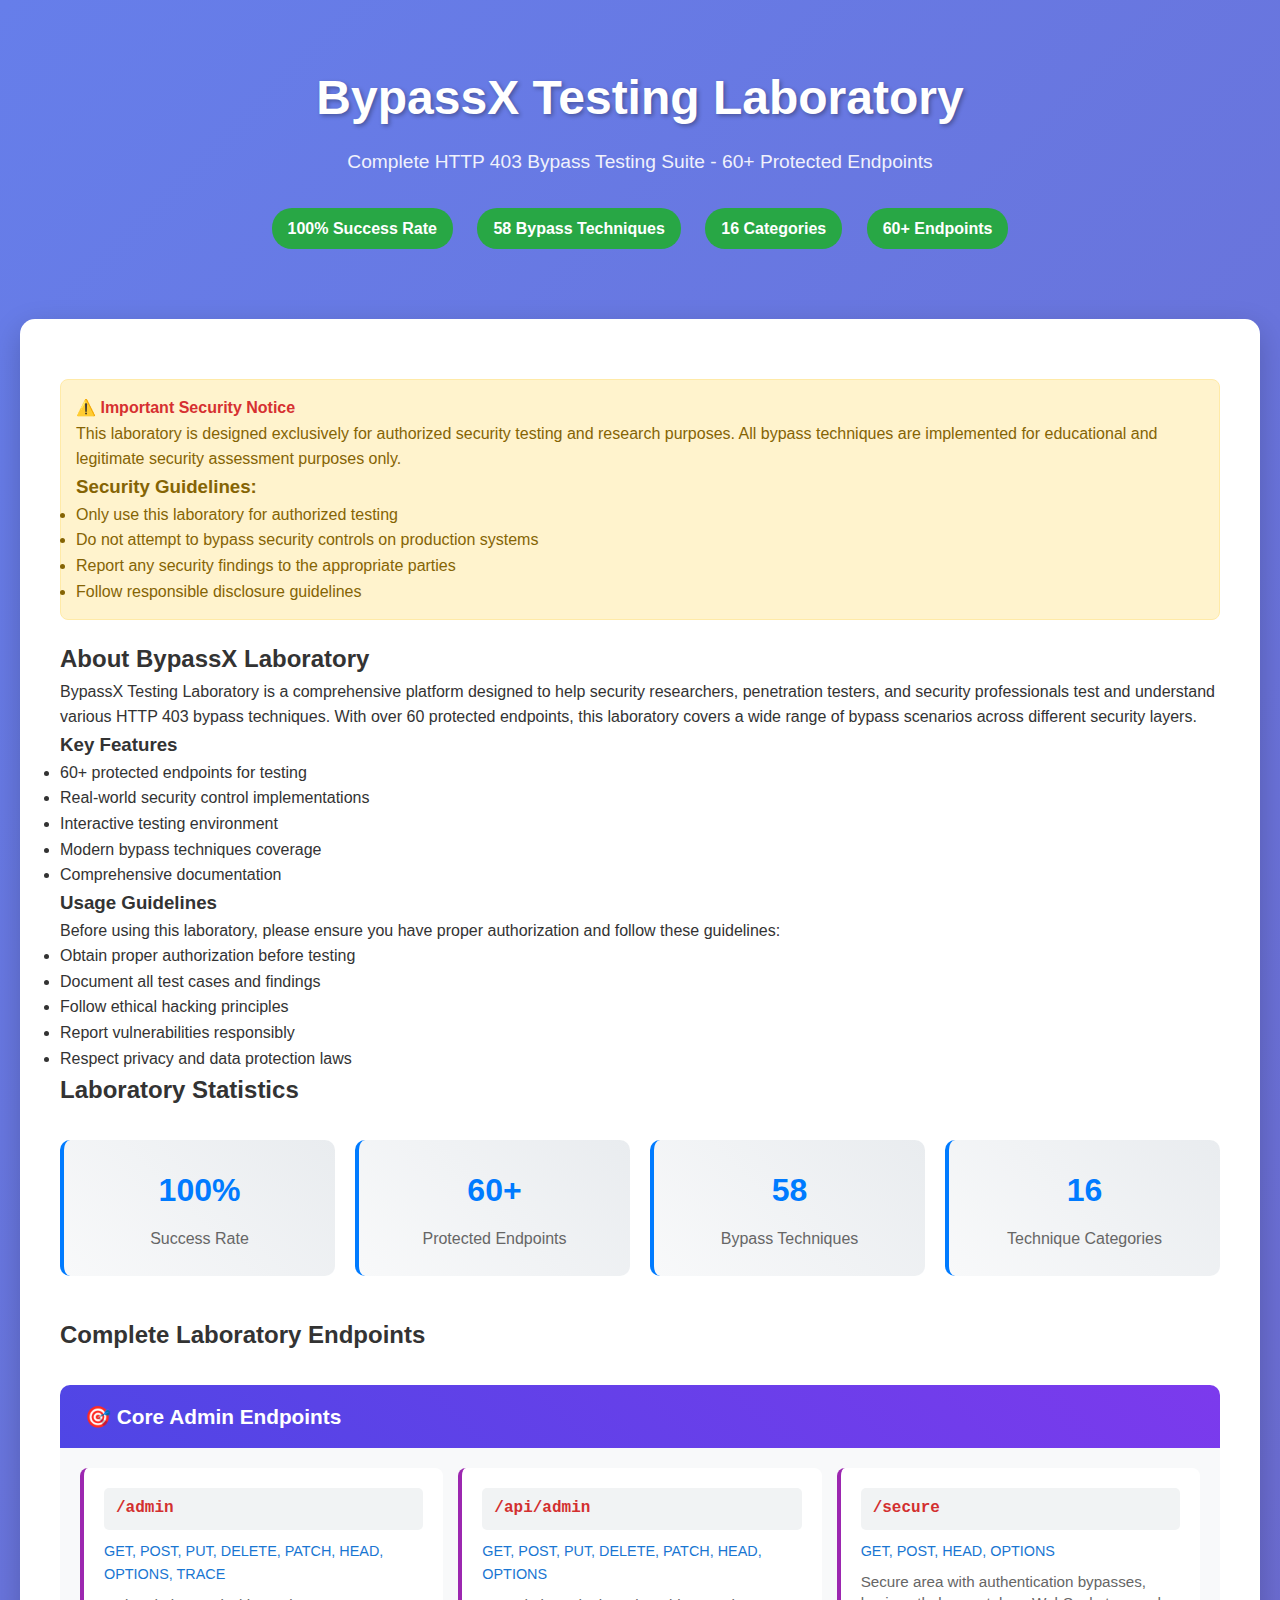
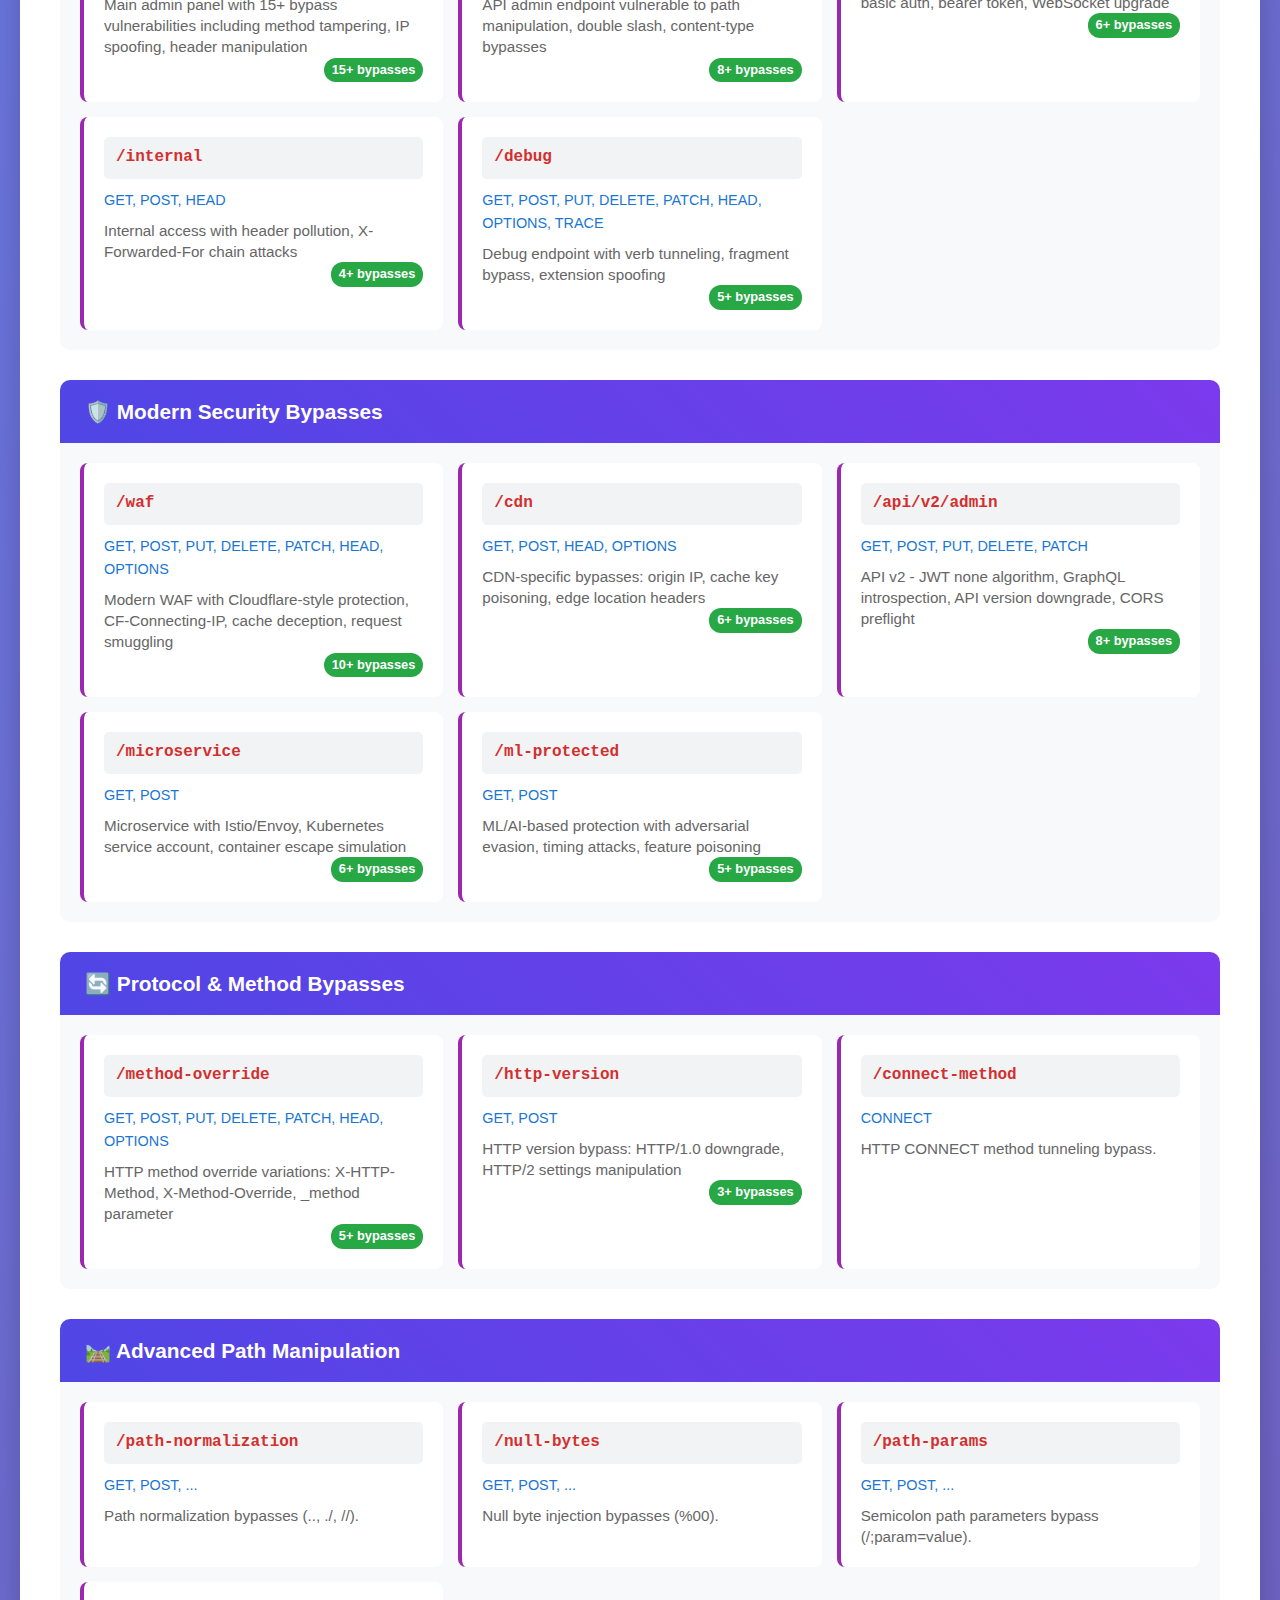
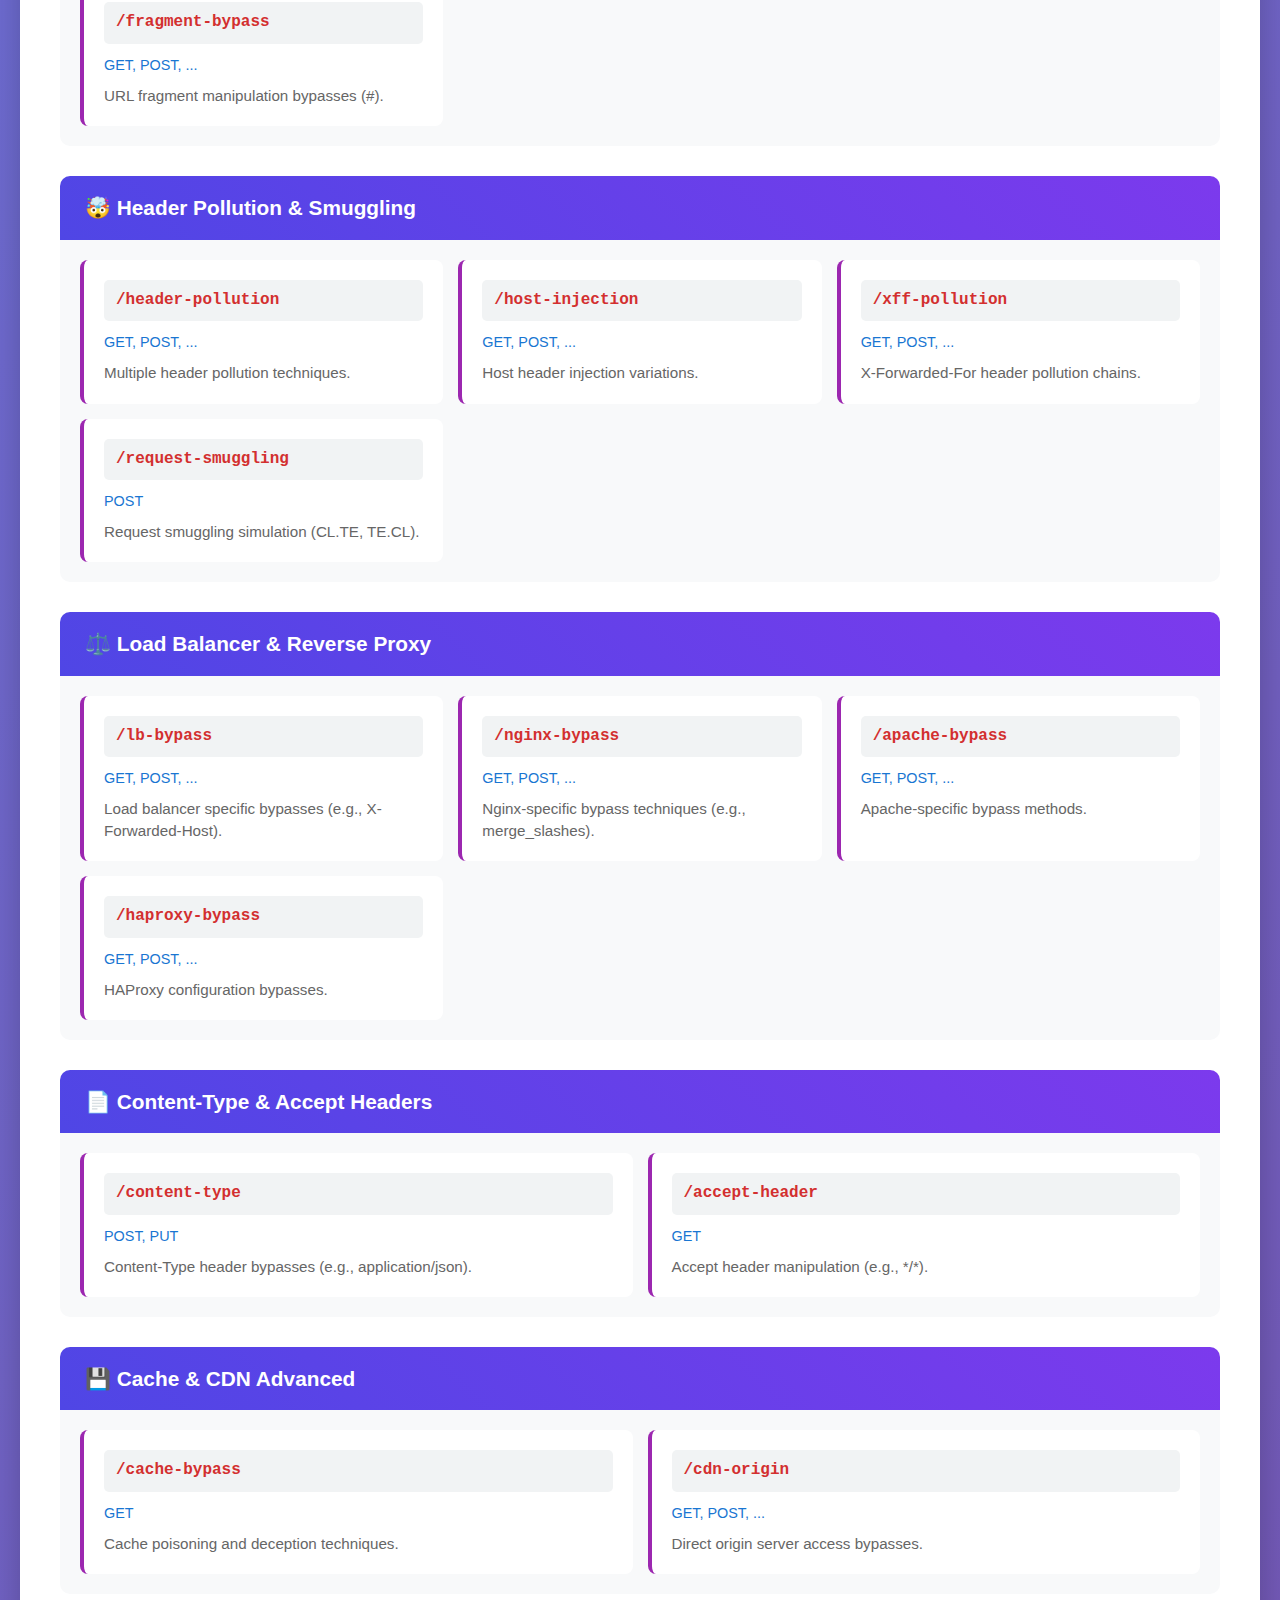
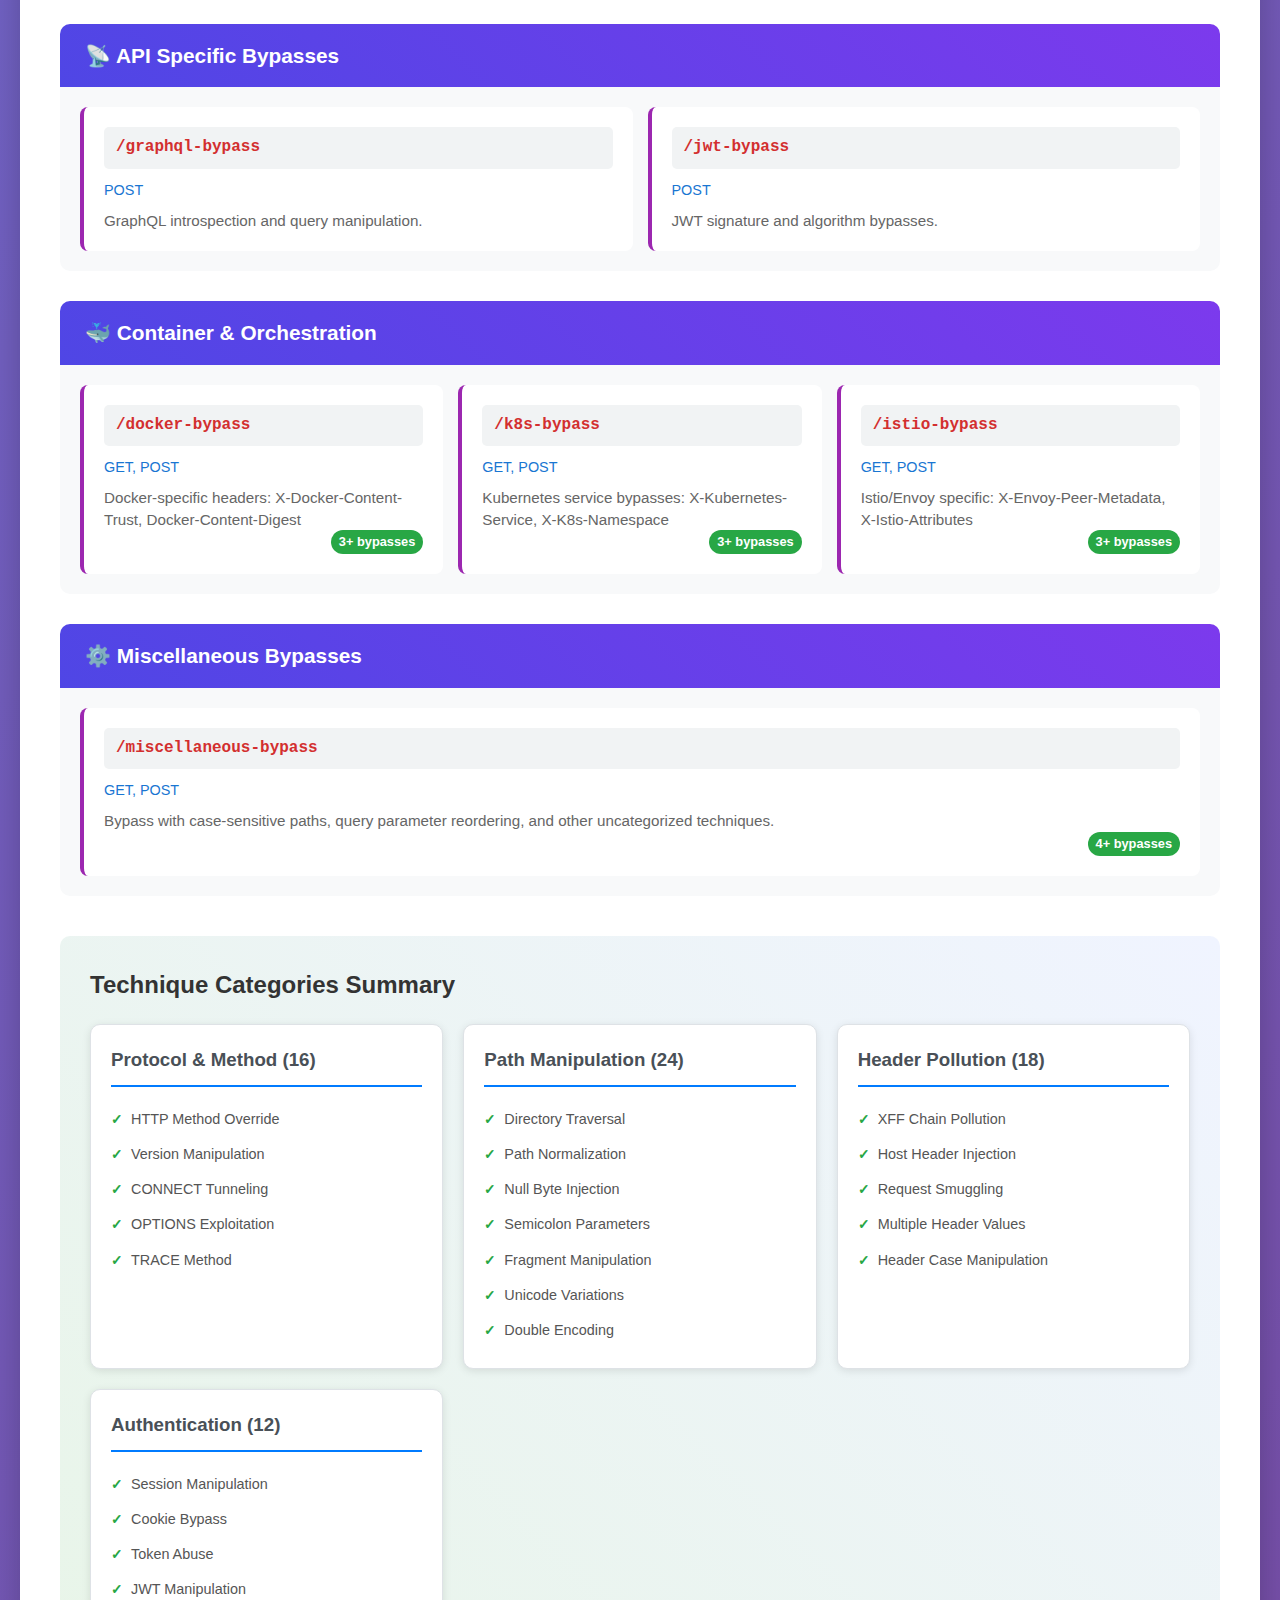
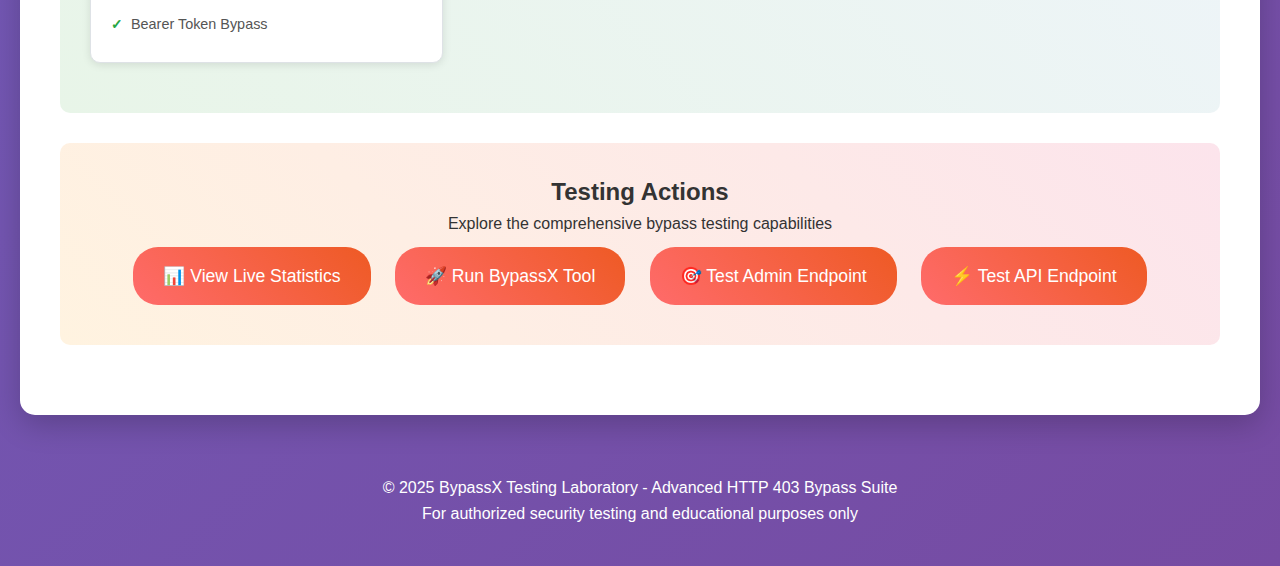
<file: static/index.html>
<!DOCTYPE html>
<html lang="en">
<head>
    <meta charset="UTF-8">
    <meta name="viewport" content="width=device-width, initial-scale=1.0">
    <title>BypassX Testing Laboratory - Complete HTTP 403 Bypass Suite</title>
    <meta name="description" content="Advanced HTTP 403 bypass testing laboratory with 60+ protected endpoints for security testing and research purposes">
    <meta name="keywords" content="HTTP 403 bypass, security testing, web security, WAF testing, security research">
    <style>
        * {
            margin: 0;
            padding: 0;
            box-sizing: border-box;
        }
        
        body {
            font-family: 'Segoe UI', Tahoma, Geneva, Verdana, sans-serif;
            line-height: 1.6;
            color: #333;
            background: linear-gradient(135deg, #667eea 0%, #764ba2 100%);
            min-height: 100vh;
        }
        
        .container {
            max-width: 1400px;
            margin: 0 auto;
            padding: 20px;
        }
        
        .header {
            text-align: center;
            color: white;
            padding: 40px 0;
        }
        
        .header h1 {
            font-size: 3rem;
            margin-bottom: 10px;
            text-shadow: 2px 2px 4px rgba(0,0,0,0.3);
        }
        
        .header .subtitle {
            font-size: 1.2rem;
            opacity: 0.9;
            margin-bottom: 20px;
        }
        
        .status-badge {
            display: inline-block;
            background: #28a745;
            color: white;
            padding: 8px 16px;
            border-radius: 20px;
            font-weight: bold;
            margin: 10px;
        }
        
        .main-content {
            background: white;
            border-radius: 15px;
            box-shadow: 0 10px 30px rgba(0,0,0,0.2);
            padding: 40px;
            margin-top: 20px;
        }
        
        .stats-grid {
            display: grid;
            grid-template-columns: repeat(auto-fit, minmax(250px, 1fr));
            gap: 20px;
            margin: 30px 0;
        }
        
        .stat-card {
            background: linear-gradient(45deg, #f8f9fa, #e9ecef);
            padding: 25px;
            border-radius: 10px;
            text-align: center;
            border-left: 4px solid #007bff;
        }
        
        .stat-card h3 {
            color: #007bff;
            font-size: 2rem;
            margin-bottom: 10px;
        }
        
        .stat-card p {
            color: #666;
            font-weight: 500;
        }
        
        .lab-endpoints {
            margin: 40px 0;
        }
        
        .endpoints-category {
            margin: 30px 0;
        }
        
        .category-header {
            background: linear-gradient(45deg, #4f46e5, #7c3aed);
            color: white;
            padding: 15px 25px;
            border-radius: 10px 10px 0 0;
            font-size: 1.3rem;
            font-weight: bold;
        }
        
        .endpoints-grid {
            display: grid;
            grid-template-columns: repeat(auto-fit, minmax(350px, 1fr));
            gap: 15px;
            background: #f8f9fa;
            padding: 20px;
            border-radius: 0 0 10px 10px;
        }
        
        .endpoint-card {
            background: white;
            padding: 20px;
            border-radius: 8px;
            border-left: 4px solid #9c27b0;
            transition: all 0.3s ease;
            cursor: pointer;
        }
        
        .endpoint-card:hover {
            transform: translateY(-2px);
            box-shadow: 0 5px 15px rgba(0,0,0,0.1);
        }
        
        .endpoint-card .endpoint-url {
            font-family: 'Courier New', monospace;
            background: #f1f3f4;
            padding: 8px 12px;
            border-radius: 5px;
            color: #d32f2f;
            font-weight: bold;
            margin-bottom: 10px;
            display: block;
        }
        
        .endpoint-card .methods {
            color: #1976d2;
            font-size: 0.9rem;
            margin-bottom: 8px;
        }
        
        .endpoint-card .description {
            color: #666;
            font-size: 0.95rem;
            line-height: 1.4;
        }
        
        .techniques-overview {
            background: linear-gradient(45deg, #e8f5e8, #f0f4ff);
            padding: 30px;
            border-radius: 10px;
            margin: 30px 0;
        }
        
        .techniques-grid {
            display: grid;
            grid-template-columns: repeat(auto-fit, minmax(280px, 1fr));
            gap: 20px;
            margin: 20px 0;
        }
        
        .technique-category {
            background: white;
            border-radius: 10px;
            padding: 20px;
            border: 1px solid #dee2e6;
            box-shadow: 0 2px 8px rgba(0,0,0,0.1);
        }
        
        .technique-category h3 {
            color: #495057;
            margin-bottom: 15px;
            padding-bottom: 10px;
            border-bottom: 2px solid #007bff;
        }
        
        .technique-list {
            list-style: none;
            padding: 0;
        }
        
        .technique-list li {
            padding: 6px 0;
            color: #555;
            font-size: 0.9rem;
        }
        
        .technique-list li::before {
            content: "✓";
            color: #28a745;
            font-weight: bold;
            margin-right: 8px;
        }
        
        .test-section {
            background: linear-gradient(45deg, #fff3e0, #fce4ec);
            padding: 30px;
            border-radius: 10px;
            margin: 30px 0;
            text-align: center;
        }
        
        .test-button {
            background: linear-gradient(45deg, #ff6b6b, #ee5a24);
            color: white;
            border: none;
            padding: 15px 30px;
            border-radius: 25px;
            font-size: 1.1rem;
            cursor: pointer;
            transition: transform 0.2s;
            margin: 10px;
            text-decoration: none;
            display: inline-block;
        }
        
        .test-button:hover {
            transform: translateY(-2px);
            box-shadow: 0 5px 15px rgba(255,107,107,0.3);
        }
        
        .warning {
            background: #fff3cd;
            border: 1px solid #ffeaa7;
            color: #856404;
            padding: 15px;
            border-radius: 8px;
            margin: 20px 0;
        }
        
        .warning strong {
            color: #d63031;
        }
        
        .footer {
            text-align: center;
            color: white;
            padding: 20px 0;
            margin-top: 40px;
        }
        
        .vulnerable-badge {
            background: #dc3545;
            color: white;
            padding: 2px 8px;
            border-radius: 12px;
            font-size: 0.8rem;
            font-weight: bold;
            margin-left: 10px;
        }
        
        .success-count {
            background: #28a745;
            color: white;
            padding: 2px 8px;
            border-radius: 12px;
            font-size: 0.8rem;
            font-weight: bold;
            float: right;
        }
    </style>
</head>
<body>
    <div class="container">
        <div class="header">
            <h1>BypassX Testing Laboratory</h1>
            <p class="subtitle">Complete HTTP 403 Bypass Testing Suite - 60+ Protected Endpoints</p>
            <div class="status-badge">100% Success Rate</div>
            <div class="status-badge">58 Bypass Techniques</div>
            <div class="status-badge">16 Categories</div>
            <div class="status-badge">60+ Endpoints</div>
        </div>
        
        <div class="main-content">
            <div class="warning">
                <strong>⚠️ Important Security Notice</strong><br>
                <p>This laboratory is designed exclusively for authorized security testing and research purposes. All bypass techniques are implemented for educational and legitimate security assessment purposes only.</p>
                <div class="security-guidelines">
                    <h3>Security Guidelines:</h3>
                    <ul>
                        <li>Only use this laboratory for authorized testing</li>
                        <li>Do not attempt to bypass security controls on production systems</li>
                        <li>Report any security findings to the appropriate parties</li>
                        <li>Follow responsible disclosure guidelines</li>
                    </ul>
                </div>
            </div>
            
            <div class="about-section">
                <h2>About BypassX Laboratory</h2>
                <p>BypassX Testing Laboratory is a comprehensive platform designed to help security researchers, penetration testers, and security professionals test and understand various HTTP 403 bypass techniques. With over 60 protected endpoints, this laboratory covers a wide range of bypass scenarios across different security layers.</p>
                
                <div class="key-features">
                    <h3>Key Features</h3>
                    <ul>
                        <li>60+ protected endpoints for testing</li>
                        <li>Real-world security control implementations</li>
                        <li>Interactive testing environment</li>
                        <li>Modern bypass techniques coverage</li>
                        <li>Comprehensive documentation</li>
                    </ul>
                </div>
                
                <div class="usage-guidelines">
                    <h3>Usage Guidelines</h3>
                    <p>Before using this laboratory, please ensure you have proper authorization and follow these guidelines:</p>
                    <ul>
                        <li>Obtain proper authorization before testing</li>
                        <li>Document all test cases and findings</li>
                        <li>Follow ethical hacking principles</li>
                        <li>Report vulnerabilities responsibly</li>
                        <li>Respect privacy and data protection laws</li>
                    </ul>
                </div>
            </div>
            
            <h2>Laboratory Statistics</h2>
            <div class="stats-grid">
                <div class="stat-card">
                    <h3>100%</h3>
                    <p>Success Rate</p>
                </div>
                <div class="stat-card">
                    <h3>60+</h3>
                    <p>Protected Endpoints</p>
                </div>
                <div class="stat-card">
                    <h3>58</h3>
                    <p>Bypass Techniques</p>
                </div>
                <div class="stat-card">
                    <h3>16</h3>
                    <p>Technique Categories</p>
                </div>
            </div>
            
            <div class="lab-endpoints">
                <h2>Complete Laboratory Endpoints</h2>
                
                <!-- Core Admin Endpoints -->
                <div class="endpoints-category">
                    <div class="category-header">🎯 Core Admin Endpoints</div>
                    <div class="endpoints-grid">
                        <div class="endpoint-card" onclick="testEndpoint('/admin')">
                            <span class="endpoint-url">/admin</span>
                            <div class="methods">GET, POST, PUT, DELETE, PATCH, HEAD, OPTIONS, TRACE</div>
                            <div class="description">Main admin panel with 15+ bypass vulnerabilities including method tampering, IP spoofing, header manipulation</div>
                            <span class="success-count">15+ bypasses</span>
                        </div>
                        
                        <div class="endpoint-card" onclick="testEndpoint('/api/admin')">
                            <span class="endpoint-url">/api/admin</span>
                            <div class="methods">GET, POST, PUT, DELETE, PATCH, HEAD, OPTIONS</div>
                            <div class="description">API admin endpoint vulnerable to path manipulation, double slash, content-type bypasses</div>
                            <span class="success-count">8+ bypasses</span>
                        </div>
                        
                        <div class="endpoint-card" onclick="testEndpoint('/secure')">
                            <span class="endpoint-url">/secure</span>
                            <div class="methods">GET, POST, HEAD, OPTIONS</div>
                            <div class="description">Secure area with authentication bypasses, basic auth, bearer token, WebSocket upgrade</div>
                            <span class="success-count">6+ bypasses</span>
                        </div>
                        
                        <div class="endpoint-card" onclick="testEndpoint('/internal')">
                            <span class="endpoint-url">/internal</span>
                            <div class="methods">GET, POST, HEAD</div>
                            <div class="description">Internal access with header pollution, X-Forwarded-For chain attacks</div>
                            <span class="success-count">4+ bypasses</span>
                        </div>
                        
                        <div class="endpoint-card" onclick="testEndpoint('/debug')">
                            <span class="endpoint-url">/debug</span>
                            <div class="methods">GET, POST, PUT, DELETE, PATCH, HEAD, OPTIONS, TRACE</div>
                            <div class="description">Debug endpoint with verb tunneling, fragment bypass, extension spoofing</div>
                            <span class="success-count">5+ bypasses</span>
                        </div>
                    </div>
                </div>
                
                <!-- Modern Security Bypasses -->
                <div class="endpoints-category">
                    <div class="category-header">🛡️ Modern Security Bypasses</div>
                    <div class="endpoints-grid">
                        <div class="endpoint-card" onclick="testEndpoint('/waf')">
                            <span class="endpoint-url">/waf</span>
                            <div class="methods">GET, POST, PUT, DELETE, PATCH, HEAD, OPTIONS</div>
                            <div class="description">Modern WAF with Cloudflare-style protection, CF-Connecting-IP, cache deception, request smuggling</div>
                            <span class="success-count">10+ bypasses</span>
                        </div>
                        
                        <div class="endpoint-card" onclick="testEndpoint('/cdn')">
                            <span class="endpoint-url">/cdn</span>
                            <div class="methods">GET, POST, HEAD, OPTIONS</div>
                            <div class="description">CDN-specific bypasses: origin IP, cache key poisoning, edge location headers</div>
                            <span class="success-count">6+ bypasses</span>
                        </div>
                        
                        <div class="endpoint-card" onclick="testEndpoint('/api/v2/admin')">
                            <span class="endpoint-url">/api/v2/admin</span>
                            <div class="methods">GET, POST, PUT, DELETE, PATCH</div>
                            <div class="description">API v2 - JWT none algorithm, GraphQL introspection, API version downgrade, CORS preflight</div>
                            <span class="success-count">8+ bypasses</span>
                        </div>
                        
                        <div class="endpoint-card" onclick="testEndpoint('/microservice')">
                            <span class="endpoint-url">/microservice</span>
                            <div class="methods">GET, POST</div>
                            <div class="description">Microservice with Istio/Envoy, Kubernetes service account, container escape simulation</div>
                            <span class="success-count">6+ bypasses</span>
                        </div>
                        
                        <div class="endpoint-card" onclick="testEndpoint('/ml-protected')">
                            <span class="endpoint-url">/ml-protected</span>
                            <div class="methods">GET, POST</div>
                            <div class="description">ML/AI-based protection with adversarial evasion, timing attacks, feature poisoning</div>
                            <span class="success-count">5+ bypasses</span>
                        </div>
                    </div>
                </div>
                
                <!-- Protocol & Method Bypasses -->
                <div class="endpoints-category">
                    <div class="category-header">🔄 Protocol & Method Bypasses</div>
                    <div class="endpoints-grid">
                        <div class="endpoint-card" onclick="testEndpoint('/method-override')">
                            <span class="endpoint-url">/method-override</span>
                            <div class="methods">GET, POST, PUT, DELETE, PATCH, HEAD, OPTIONS</div>
                            <div class="description">HTTP method override variations: X-HTTP-Method, X-Method-Override, _method parameter</div>
                            <span class="success-count">5+ bypasses</span>
                        </div>
                        
                        <div class="endpoint-card" onclick="testEndpoint('/http-version')">
                            <span class="endpoint-url">/http-version</span>
                            <div class="methods">GET, POST</div>
                            <div class="description">HTTP version bypass: HTTP/1.0 downgrade, HTTP/2 settings manipulation</div>
                            <span class="success-count">3+ bypasses</span>
                        </div>
                        
                        <div class="endpoint-card" onclick="testEndpoint('/connect-method')">
                            <span class="endpoint-url">/connect-method</span>
                            <p class="methods">CONNECT</p>
                            <p class="description">HTTP CONNECT method tunneling bypass.</p>
                        </div>
                    </div>
                </div>

                <!-- Advanced Path Manipulation -->
                <div class="endpoints-category">
                    <div class="category-header">🛤️ Advanced Path Manipulation</div>
                    <div class="endpoints-grid">
                        <div class="endpoint-card" onclick="testEndpoint('/path-normalization')">
                            <span class="endpoint-url">/path-normalization</span>
                            <p class="methods">GET, POST, ...</p>
                            <p class="description">Path normalization bypasses (.., ./, //).</p>
                        </div>
                        <div class="endpoint-card" onclick="testEndpoint('/null-bytes')">
                            <span class="endpoint-url">/null-bytes</span>
                            <p class="methods">GET, POST, ...</p>
                            <p class="description">Null byte injection bypasses (%00).</p>
                        </div>
                        <div class="endpoint-card" onclick="testEndpoint('/path-params')">
                            <span class="endpoint-url">/path-params</span>
                            <p class="methods">GET, POST, ...</p>
                            <p class="description">Semicolon path parameters bypass (/;param=value).</p>
                        </div>
                        <div class="endpoint-card" onclick="testEndpoint('/fragment-bypass')">
                            <span class="endpoint-url">/fragment-bypass</span>
                            <p class="methods">GET, POST, ...</p>
                            <p class="description">URL fragment manipulation bypasses (#).</p>
                        </div>
                    </div>
                </div>

                <!-- Header Pollution & Smuggling -->
                <div class="endpoints-category">
                    <div class="category-header">🤯 Header Pollution & Smuggling</div>
                    <div class="endpoints-grid">
                        <div class="endpoint-card" onclick="testEndpoint('/header-pollution')">
                            <span class="endpoint-url">/header-pollution</span>
                            <p class="methods">GET, POST, ...</p>
                            <p class="description">Multiple header pollution techniques.</p>
                        </div>
                        <div class="endpoint-card" onclick="testEndpoint('/host-injection')">
                            <span class="endpoint-url">/host-injection</span>
                            <p class="methods">GET, POST, ...</p>
                            <p class="description">Host header injection variations.</p>
                        </div>
                        <div class="endpoint-card" onclick="testEndpoint('/xff-pollution')">
                            <span class="endpoint-url">/xff-pollution</span>
                            <p class="methods">GET, POST, ...</p>
                            <p class="description">X-Forwarded-For header pollution chains.</p>
                        </div>
                        <div class="endpoint-card" onclick="testEndpoint('/request-smuggling')">
                            <span class="endpoint-url">/request-smuggling</span>
                            <p class="methods">POST</p>
                            <p class="description">Request smuggling simulation (CL.TE, TE.CL).</p>
                        </div>
                    </div>
                </div>

                <!-- Load Balancer & Reverse Proxy -->
                <div class="endpoints-category">
                    <div class="category-header">⚖️ Load Balancer & Reverse Proxy</div>
                    <div class="endpoints-grid">
                        <div class="endpoint-card" onclick="testEndpoint('/lb-bypass')">
                            <span class="endpoint-url">/lb-bypass</span>
                            <p class="methods">GET, POST, ...</p>
                            <p class="description">Load balancer specific bypasses (e.g., X-Forwarded-Host).</p>
                        </div>
                        <div class="endpoint-card" onclick="testEndpoint('/nginx-bypass')">
                            <span class="endpoint-url">/nginx-bypass</span>
                            <p class="methods">GET, POST, ...</p>
                            <p class="description">Nginx-specific bypass techniques (e.g., merge_slashes).</p>
                        </div>
                        <div class="endpoint-card" onclick="testEndpoint('/apache-bypass')">
                            <span class="endpoint-url">/apache-bypass</span>
                            <p class="methods">GET, POST, ...</p>
                            <p class="description">Apache-specific bypass methods.</p>
                        </div>
                        <div class="endpoint-card" onclick="testEndpoint('/haproxy-bypass')">
                            <span class="endpoint-url">/haproxy-bypass</span>
                            <p class="methods">GET, POST, ...</p>
                            <p class="description">HAProxy configuration bypasses.</p>
                        </div>
                    </div>
                </div>

                <!-- Content-Type & Accept Headers -->
                <div class="endpoints-category">
                    <div class="category-header">📄 Content-Type & Accept Headers</div>
                    <div class="endpoints-grid">
                        <div class="endpoint-card" onclick="testEndpoint('/content-type')">
                            <span class="endpoint-url">/content-type</span>
                            <p class="methods">POST, PUT</p>
                            <p class="description">Content-Type header bypasses (e.g., application/json).</p>
                        </div>
                        <div class="endpoint-card" onclick="testEndpoint('/accept-header')">
                            <span class="endpoint-url">/accept-header</span>
                            <p class="methods">GET</p>
                            <p class="description">Accept header manipulation (e.g., */*).</p>
                        </div>
                    </div>
                </div>

                <!-- Cache & CDN Advanced -->
                <div class="endpoints-category">
                    <div class="category-header">💾 Cache & CDN Advanced</div>
                    <div class="endpoints-grid">
                        <div class="endpoint-card" onclick="testEndpoint('/cache-bypass')">
                            <span class="endpoint-url">/cache-bypass</span>
                            <p class="methods">GET</p>
                            <p class="description">Cache poisoning and deception techniques.</p>
                        </div>
                        <div class="endpoint-card" onclick="testEndpoint('/cdn-origin')">
                            <span class="endpoint-url">/cdn-origin</span>
                            <p class="methods">GET, POST, ...</p>
                            <p class="description">Direct origin server access bypasses.</p>
                        </div>
                    </div>
                </div>

                <!-- API Specific Bypasses -->
                <div class="endpoints-category">
                    <div class="category-header">📡 API Specific Bypasses</div>
                    <div class="endpoints-grid">
                        <div class="endpoint-card" onclick="testEndpoint('/graphql-bypass')">
                            <span class="endpoint-url">/graphql-bypass</span>
                            <p class="methods">POST</p>
                            <p class="description">GraphQL introspection and query manipulation.</p>
                        </div>
                        <div class="endpoint-card" onclick="testEndpoint('/jwt-bypass')">
                            <span class="endpoint-url">/jwt-bypass</span>
                            <p class="methods">POST</p>
                            <p class="description">JWT signature and algorithm bypasses.</p>
                        </div>
                    </div>
                </div>

                <!-- Container & Orchestration -->
                <div class="endpoints-category">
                    <div class="category-header">🐳 Container & Orchestration</div>
                    <div class="endpoints-grid">
                        <div class="endpoint-card" onclick="testEndpoint('/docker-bypass')">
                            <span class="endpoint-url">/docker-bypass</span>
                            <div class="methods">GET, POST</div>
                            <div class="description">Docker-specific headers: X-Docker-Content-Trust, Docker-Content-Digest</div>
                            <span class="success-count">3+ bypasses</span>
                        </div>
                        
                        <div class="endpoint-card" onclick="testEndpoint('/k8s-bypass')">
                            <span class="endpoint-url">/k8s-bypass</span>
                            <div class="methods">GET, POST</div>
                            <div class="description">Kubernetes service bypasses: X-Kubernetes-Service, X-K8s-Namespace</div>
                            <span class="success-count">3+ bypasses</span>
                        </div>
                        
                        <div class="endpoint-card" onclick="testEndpoint('/istio-bypass')">
                            <span class="endpoint-url">/istio-bypass</span>
                            <div class="methods">GET, POST</div>
                            <div class="description">Istio/Envoy specific: X-Envoy-Peer-Metadata, X-Istio-Attributes</div>
                            <span class="success-count">3+ bypasses</span>
                        </div>
                    </div>
                </div>

                <!-- Miscellaneous Bypasses -->
                <div class="endpoints-category">
                    <div class="category-header">⚙️ Miscellaneous Bypasses</div>
                    <div class="endpoints-grid">
                        <div class="endpoint-card" onclick="testEndpoint('/miscellaneous-bypass')">
                            <span class="endpoint-url">/miscellaneous-bypass</span>
                            <div class="methods">GET, POST</div>
                            <div class="description">Bypass with case-sensitive paths, query parameter reordering, and other uncategorized techniques.</div>
                            <span class="success-count">4+ bypasses</span>
                        </div>
                    </div>
                </div>
            </div>
            
            <div class="techniques-overview">
                <h2>Technique Categories Summary</h2>
                <div class="techniques-grid">
                    <div class="technique-category">
                        <h3>Protocol & Method (16)</h3>
                        <ul class="technique-list">
                            <li>HTTP Method Override</li>
                            <li>Version Manipulation</li>
                            <li>CONNECT Tunneling</li>
                            <li>OPTIONS Exploitation</li>
                            <li>TRACE Method</li>
                        </ul>
                    </div>
                    
                    <div class="technique-category">
                        <h3>Path Manipulation (24)</h3>
                        <ul class="technique-list">
                            <li>Directory Traversal</li>
                            <li>Path Normalization</li>
                            <li>Null Byte Injection</li>
                            <li>Semicolon Parameters</li>
                            <li>Fragment Manipulation</li>
                            <li>Unicode Variations</li>
                            <li>Double Encoding</li>
                        </ul>
                    </div>
                    
                    <div class="technique-category">
                        <h3>Header Pollution (18)</h3>
                        <ul class="technique-list">
                            <li>XFF Chain Pollution</li>
                            <li>Host Header Injection</li>
                            <li>Request Smuggling</li>
                            <li>Multiple Header Values</li>
                            <li>Header Case Manipulation</li>
                        </ul>
                    </div>
                    
                    <div class="technique-category">
                        <h3>Authentication (12)</h3>
                        <ul class="technique-list">
                            <li>Session Manipulation</li>
                            <li>Cookie Bypass</li>
                            <li>Token Abuse</li>
                            <li>JWT Manipulation</li>
                            <li>Bearer Token Bypass</li>
                        </ul>
                    </div>
                </div>
            </div>
            
            <div class="test-section">
                <h2>Testing Actions</h2>
                <p>Explore the comprehensive bypass testing capabilities</p>
                <a href="/stats" class="test-button" target="_blank">📊 View Live Statistics</a>
                <a href="/" class="test-button" onclick="alert('Run: ./bypassx -u http://127.0.0.1:5000/admin -verbose')">🚀 Run BypassX Tool</a>
                <a href="/" class="test-button" onclick="window.open('/admin', '_blank')">🎯 Test Admin Endpoint</a>
                <a href="/" class="test-button" onclick="window.open('/api/admin', '_blank')">⚡ Test API Endpoint</a>
            </div>
        </div>
        
        <div class="footer">
            <p>&copy; 2025 BypassX Testing Laboratory - Advanced HTTP 403 Bypass Suite</p>
            <p>For authorized security testing and educational purposes only</p>
        </div>
    </div>
    
    <script>
        function testEndpoint(endpoint) {
            const baseUrl = window.location.origin;
            window.open(baseUrl + endpoint, '_blank');
        }
        
        // Add interactive features
        document.addEventListener('DOMContentLoaded', function() {
            // Animate endpoint cards
            const endpointCards = document.querySelectorAll('.endpoint-card');
            endpointCards.forEach(card => {
                card.addEventListener('mouseenter', function() {
                    this.style.borderLeftColor = '#007bff';
                    this.style.borderLeftWidth = '6px';
                });
                
                card.addEventListener('mouseleave', function() {
                    this.style.borderLeftColor = '#9c27b0';
                    this.style.borderLeftWidth = '4px';
                });
            });
            
            // Add category toggle functionality
            const categoryHeaders = document.querySelectorAll('.category-header');
            categoryHeaders.forEach(header => {
                header.addEventListener('click', function() {
                    const grid = this.nextElementSibling;
                    if (grid.style.display === 'none') {
                        grid.style.display = 'grid';
                        this.style.opacity = '1';
                    } else {
                        grid.style.display = 'none';
                        this.style.opacity = '0.7';
                    }
                });
                
                header.style.cursor = 'pointer';
                header.title = 'Click to toggle category';
            });
        });
    </script>
</body>
</html>
</file>
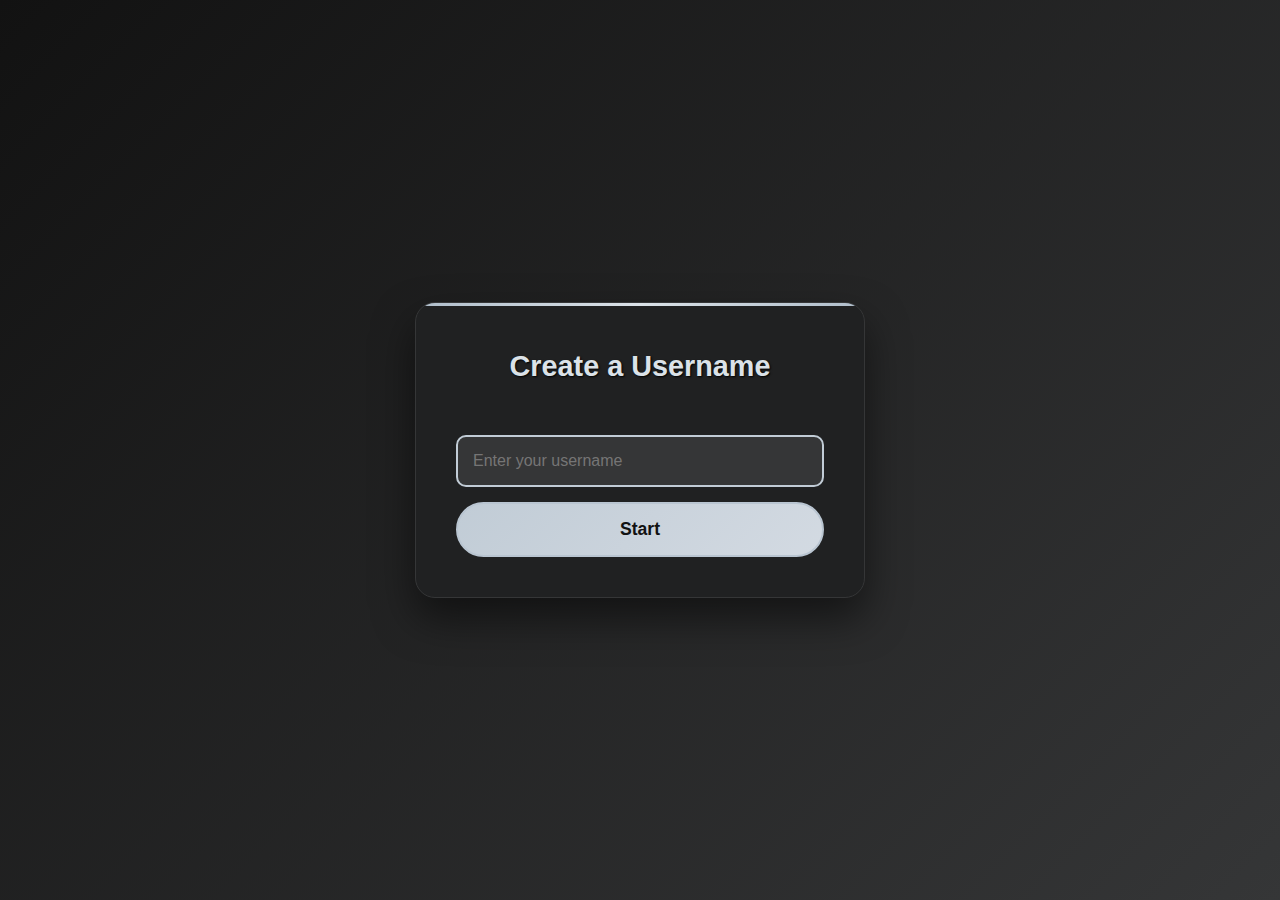
<file: templates/start.html>
<!DOCTYPE html>
<html lang="en">
<head>
    <meta charset="UTF-8">
    <meta name="viewport" content="width=device-width, initial-scale=1.0">
    <title>Create Username</title>
    <link href="/static/styles.css" rel="stylesheet">
    <style>
        /* Start page specific styles using our modern color scheme */
        body {
            display: flex;
            justify-content: center;
            align-items: center;
            height: 100vh;
            margin: 0;
            padding: 20px;
        }

        .form-container {
            background: var(--clr-surface-tonal-a0);
            padding: 40px;
            box-shadow: 0 20px 40px rgba(0, 0, 0, 0.5);
            border-radius: 20px;
            width: 100%;
            max-width: 450px;
            border: 1px solid var(--clr-surface-tonal-a10);
            position: relative;
            overflow: hidden;
        }

        .form-container::before {
            content: '';
            position: absolute;
            top: 0;
            left: 0;
            right: 0;
            height: 3px;
            background: linear-gradient(90deg, var(--clr-primary-a0), var(--clr-primary-a50), var(--clr-primary-a0));
        }

        .form-container h2 {
            color: var(--clr-primary-a50);
            text-align: center;
            margin-bottom: 30px;
            font-size: 1.8rem;
            text-shadow: 1px 1px 2px var(--clr-dark-a0);
        }

        input[type="text"] {
            width: 100%;
            padding: 15px;
            margin: 15px 0;
            background: var(--clr-surface-tonal-a10);
            border: 2px solid var(--clr-primary-a20);
            border-radius: 10px;
            color: var(--clr-primary-a50);
            font-size: 1rem;
            transition: all 0.3s ease;
            box-sizing: border-box;
        }

        input[type="text"]:focus {
            outline: none;
            border-color: var(--clr-primary-a40);
            box-shadow: 0 0 15px rgba(176, 190, 203, 0.3);
            transform: translateY(-2px);
        }

        input[type="submit"] {
            background: linear-gradient(135deg, var(--clr-primary-a20), var(--clr-primary-a40));
            color: var(--clr-surface-a0);
            padding: 15px 30px;
            border: none;
            border-radius: 30px;
            cursor: pointer;
            width: 100%;
            font-size: 1.1rem;
            font-weight: 600;
            transition: all 0.3s ease;
            border: 2px solid var(--clr-primary-a10);
        }

        input[type="submit"]:hover {
            background: linear-gradient(135deg, var(--clr-primary-a30), var(--clr-primary-a50));
            transform: translateY(-3px);
            box-shadow: 0 10px 25px rgba(176, 190, 203, 0.3);
        }
    </style>
</head>
<body>
    <div class="form-container">
        <form action="/start" method="post">
            <h2>Create a Username</h2>
            <input type="text" name="username" placeholder="Enter your username" required>
            <input type="submit" value="Start">
        </form>
    </div>
</body>
</html>
</file>
<file: static/styles.css>
/* Modern Bypass403 Website Design with Professional Color Scheme */

:root {
    /** Base colors */
    --clr-dark-a0: #000000;
    --clr-light-a0: #ffffff;

    /** Theme primary colors */
    --clr-primary-a0: #b0becb;
    --clr-primary-a10: #b9c5d1;
    --clr-primary-a20: #c1ccd6;
    --clr-primary-a30: #cad3dc;
    --clr-primary-a40: #d3dae2;
    --clr-primary-a50: #dbe2e8;

    /** Theme surface colors */
    --clr-surface-a0: #121212;
    --clr-surface-a10: #282828;
    --clr-surface-a20: #3f3f3f;
    --clr-surface-a30: #575757;
    --clr-surface-a40: #717171;
    --clr-surface-a50: #8b8b8b;

    /** Theme tonal surface colors */
    --clr-surface-tonal-a0: #202122;
    --clr-surface-tonal-a10: #353637;
    --clr-surface-tonal-a20: #4b4c4c;
    --clr-surface-tonal-a30: #626363;
    --clr-surface-tonal-a40: #7a7b7b;
    --clr-surface-tonal-a50: #939494;
}

.bg-primary {
    color: var(--clr-primary-a50);
    background-color: var(--clr-surface-a0);
}

* {
    margin: 0;
    padding: 0;
    box-sizing: border-box;
}

body {
    font-family: 'Segoe UI', Tahoma, Geneva, Verdana, sans-serif;
    line-height: 1.6;
    color: var(--clr-primary-a50);
    background: linear-gradient(135deg, var(--clr-surface-a0) 0%, var(--clr-surface-tonal-a10) 100%);
    min-height: 100vh;
    margin: 0;
}

.container {
    max-width: 1400px;
    margin: 0 auto;
    padding: 20px;
}

/* Modern Header with Clean Layout */
.header {
    text-align: center;
    color: var(--clr-primary-a50);
    padding: 40px 0 20px 0;
    position: relative;
    background: transparent;
    margin-bottom: 10px;
    border-bottom: 1px solid rgba(255, 255, 255, 0.1);
}

.header h1 {
    font-size: 3.5rem;
    margin-bottom: 20px;
    text-shadow: 2px 2px 8px rgba(0, 0, 0, 0.3);
    color: #ffffff;
    font-weight: 900;
    letter-spacing: 0.5px;
}

.header .subtitle {
    font-size: 1.3rem;
    opacity: 0.9;
    margin-bottom: 30px;
    color: var(--clr-primary-a30);
}

/* Modern Status Badges */
.status-badge {
    display: inline-block;
    background: var(--clr-primary-a20);
    color: var(--clr-surface-a0);
    padding: 12px 20px;
    border-radius: 25px;
    font-weight: bold;
    margin: 8px;
    font-size: 0.9rem;
    transition: all 0.3s ease;
    border: 2px solid var(--clr-primary-a10);
}

.status-badge:hover {
    transform: translateY(-2px);
    box-shadow: 0 8px 20px rgba(255, 255, 255, 0.3);
}

/* Main Content with Professional Layout */
.main-content {
    background: var(--clr-surface-tonal-a0);
    border-radius: 20px;
    box-shadow: 0 20px 40px rgba(0, 0, 0, 0.3);
    padding: 50px;
    margin-top: 30px;
    border: 1px solid var(--clr-surface-tonal-a10);
    position: relative;
    overflow: hidden;
}

.main-content::before {
    content: '';
    position: absolute;
    top: 0;
    left: 0;
    right: 0;
    height: 3px;
    background: linear-gradient(90deg, var(--clr-primary-a0), var(--clr-primary-a50), var(--clr-primary-a0));
}

/* Creative Stats Grid */
.stats-grid {
    display: grid;
    grid-template-columns: repeat(auto-fit, minmax(280px, 1fr));
    gap: 25px;
    margin: 40px 0;
}

.stat-card {
    background: linear-gradient(135deg, var(--clr-surface-tonal-a10), var(--clr-surface-tonal-a20));
    padding: 30px;
    border-radius: 15px;
    text-align: center;
    border-left: 5px solid var(--clr-primary-a20);
    transition: all 0.3s ease;
    position: relative;
    overflow: hidden;
}

.stat-card::before {
    content: '';
    position: absolute;
    top: 0;
    left: 0;
    right: 0;
    bottom: 0;
    background: linear-gradient(45deg, transparent, rgba(176, 190, 203, 0.1), transparent);
    opacity: 0;
    transition: opacity 0.3s ease;
}

.stat-card:hover {
    transform: translateY(-5px);
    box-shadow: 0 15px 30px rgba(255, 255, 255, 0.2);
}

.stat-card:hover::before {
    opacity: 1;
}

.stat-card h3 {
    color: var(--clr-primary-a40);
    font-size: 2.5rem;
    margin-bottom: 15px;
    font-weight: 900;
}

.stat-card p {
    color: var(--clr-primary-a30);
    font-weight: 600;
    font-size: 1.1rem;
}

/* Modern Lab Endpoints Section */
.lab-endpoints {
    margin: 50px 0;
}

.endpoints-category {
    margin: 40px 0;
    border-radius: 15px;
    overflow: hidden;
    box-shadow: 0 10px 25px rgba(0, 0, 0, 0.2);
}

.category-header {
    background: linear-gradient(135deg, #2a2a2a, #3a3a3a);
    color: #ffffff;
    padding: 20px 30px;
    font-size: 1.4rem;
    font-weight: bold;
    position: relative;
    transition: all 0.3s ease;
    cursor: pointer;
}

.category-header:hover {
    background: linear-gradient(135deg, #3a3a3a, #4a4a4a);
    color: #ffffff;
}

.endpoints-grid {
    display: grid;
    grid-template-columns: repeat(auto-fit, minmax(380px, 1fr));
    gap: 20px;
    background: var(--clr-surface-tonal-a10);
    padding: 30px;
}

/* Creative Endpoint Cards */
.endpoint-card {
    background: #1a1a1a;
    padding: 25px;
    border-radius: 12px;
    border-left: 6px solid #555555;
    transition: all 0.3s ease;
    cursor: pointer;
    position: relative;
    overflow: hidden;
}

.endpoint-card::before {
    content: '';
    position: absolute;
    top: 0;
    left: 0;
    right: 0;
    bottom: 0;
    background: linear-gradient(45deg, transparent, rgba(255, 255, 255, 0.05), transparent);
    opacity: 0;
    transition: opacity 0.3s ease;
}

.endpoint-card:hover {
    transform: translateY(-3px) rotateY(2deg);
    box-shadow: 0 12px 25px rgba(255, 255, 255, 0.1);
    border-left-color: #ffffff;
    border-left-width: 8px;
    background: rgba(255, 255, 255, 0.05);
}

.endpoint-card:hover::before {
    opacity: 0.1;
    background: #ffffff;
}

.endpoint-card .endpoint-url {
    font-family: 'Courier New', monospace;
    background: #222222;
    padding: 12px 16px;
    border-radius: 8px;
    color: #dddddd;
    font-weight: bold;
    margin-bottom: 15px;
    display: block;
    border: 1px solid #444444;
}

.endpoint-card .methods {
    color: var(--clr-primary-a30);
    font-size: 0.9rem;
    margin-bottom: 12px;
    font-weight: 500;
}

.endpoint-card .description {
    color: var(--clr-primary-a20);
    font-size: 0.95rem;
    line-height: 1.5;
}

/* Modern Techniques Overview */
.techniques-overview {
    background: linear-gradient(135deg, var(--clr-surface-tonal-a10), var(--clr-surface-tonal-a20));
    padding: 40px;
    border-radius: 20px;
    margin: 40px 0;
    border: 1px solid var(--clr-surface-tonal-a30);
}

.techniques-grid {
    display: grid;
    grid-template-columns: repeat(auto-fit, minmax(320px, 1fr));
    gap: 25px;
    margin: 30px 0;
}

.technique-category {
    background: var(--clr-surface-tonal-a0);
    border-radius: 12px;
    padding: 25px;
    border: 1px solid var(--clr-surface-tonal-a20);
    box-shadow: 0 8px 20px rgba(0, 0, 0, 0.2);
    transition: all 0.3s ease;
}

.technique-category:hover {
    transform: translateY(-3px);
    box-shadow: 0 12px 30px rgba(0, 0, 0, 0.3);
}

.technique-category h3 {
    color: var(--clr-primary-a40);
    margin-bottom: 20px;
    padding-bottom: 12px;
    border-bottom: 2px solid var(--clr-primary-a20);
    font-size: 1.2rem;
}

.technique-list {
    list-style: none;
    padding: 0;
}

.technique-list li {
    padding: 8px 0;
    color: var(--clr-primary-a30);
    font-size: 0.95rem;
    transition: color 0.2s ease;
}

.technique-list li:hover {
    color: var(--clr-primary-a40);
}

.technique-list li::before {
    content: "✓";
    color: var(--clr-primary-a20);
    font-weight: bold;
    margin-right: 10px;
}

/* Modern Test Section */
.test-section {
    background: linear-gradient(135deg, var(--clr-surface-tonal-a20), var(--clr-surface-tonal-a30));
    padding: 40px;
    border-radius: 20px;
    margin: 40px 0;
    text-align: center;
    border: 1px solid var(--clr-surface-tonal-a40);
}

.test-button {
    background: linear-gradient(135deg, var(--clr-primary-a20), var(--clr-primary-a40));
    color: var(--clr-surface-a0);
    border: none;
    padding: 18px 35px;
    border-radius: 30px;
    font-size: 1.1rem;
    cursor: pointer;
    transition: all 0.3s ease;
    margin: 12px;
    text-decoration: none;
    display: inline-block;
    font-weight: 600;
    border: 2px solid var(--clr-primary-a10);
}

.test-button:hover {
    transform: translateY(-3px);
    box-shadow: 0 10px 25px rgba(255, 255, 255, 0.3);
    background: linear-gradient(135deg, var(--clr-primary-a30), var(--clr-primary-a50));
}

/* Modern Warning Section */
.warning {
    background: var(--clr-surface-tonal-a10);
    border: 2px solid var(--clr-primary-a20);
    color: var(--clr-primary-a40);
    padding: 25px;
    border-radius: 12px;
    margin: 30px 0;
    border-left: 6px solid var(--clr-primary-a30);
}

.warning strong {
    color: var(--clr-primary-a50);
}

/* Modern Footer */
.footer {
    text-align: center;
    color: var(--clr-primary-a30);
    padding: 30px 0;
    margin-top: 50px;
    border-top: 1px solid var(--clr-surface-tonal-a20);
}

/* Success and Status Elements */
.vulnerable-badge {
    background: var(--clr-primary-a30);
    color: var(--clr-surface-a0);
    padding: 4px 12px;
    border-radius: 15px;
    font-size: 0.8rem;
    font-weight: bold;
    margin-left: 10px;
}

.success-count {
    background: var(--clr-primary-a20);
    color: var(--clr-surface-a0);
    padding: 4px 12px;
    border-radius: 15px;
    font-size: 0.8rem;
    font-weight: bold;
    float: right;
}

/* User Info Section */
.user-info {
    margin: 25px 0;
    background: rgba(176, 190, 203, 0.1);
    padding: 20px;
    border-radius: 15px;
    border: 1px solid var(--clr-primary-a10);
}

.session-controls {
    margin-top: 20px;
    padding: 15px;
    background: rgba(176, 190, 203, 0.05);
    border-radius: 10px;
    border: 1px solid rgba(176, 190, 203, 0.1);
}

/* Form Styling */
input[type="text"] {
    background: var(--clr-surface-tonal-a10);
    border: 2px solid var(--clr-primary-a20);
    color: var(--clr-primary-a50);
    padding: 12px;
    border-radius: 8px;
}

input[type="text"]:focus {
    outline: none;
    border-color: var(--clr-primary-a40);
    box-shadow: 0 0 10px rgba(176, 190, 203, 0.3);
}

/* Responsive Design */
@media (max-width: 768px) {
    .header h1 {
        font-size: 2.5rem;
    }
    
    .container {
        padding: 15px;
    }
    
    .main-content {
        padding: 30px 20px;
    }
    
    .endpoints-grid {
        grid-template-columns: 1fr;
        padding: 20px;
    }
    
    .stats-grid {
        grid-template-columns: repeat(auto-fit, minmax(200px, 1fr));
    }
}

/* Advanced Interactive Elements */
.endpoint-card:nth-child(odd) {
    border-left-color: var(--clr-primary-a30);
}

.endpoint-card:nth-child(even) {
    border-left-color: var(--clr-primary-a10);
}

/* Subtle Animations */
@keyframes fadeInUp {
    from {
        opacity: 0;
        transform: translateY(30px);
    }
    to {
        opacity: 1;
        transform: translateY(0);
    }
}

.stat-card, .endpoint-card, .technique-category {
    animation: fadeInUp 0.6s ease-out;
}

/* Enhanced Hover Effects */
.category-header::after {
    content: '';
    position: absolute;
    bottom: 0;
    left: 0;
    width: 100%;
    height: 2px;
    background: linear-gradient(90deg, transparent, var(--clr-primary-a50), transparent);
    transform: scaleX(0);
    transition: transform 0.3s ease;
}

.category-header:hover::after {
    transform: scaleX(1);
}

/* Creative DIV Layouts and Professional Enhancements */

/* Floating Action Sidebar */
.floating-sidebar {
    position: fixed;
    right: 20px;
    top: 50%;
    transform: translateY(-50%);
    z-index: 1000;
    display: flex;
    flex-direction: column;
    gap: 10px;
}

.floating-action {
    width: 50px;
    height: 50px;
    border-radius: 50%;
    background: linear-gradient(135deg, var(--clr-primary-a20), var(--clr-primary-a40));
    border: none;
    cursor: pointer;
    display: flex;
    align-items: center;
    justify-content: center;
    font-size: 1.2rem;
    color: var(--clr-surface-a0);
    transition: all 0.3s ease;
    box-shadow: 0 4px 15px rgba(176, 190, 203, 0.3);
}

.floating-action:hover {
    transform: scale(1.1);
    box-shadow: 0 8px 25px rgba(255, 255, 255, 0.5);
}

/* Creative Grid Layout for Key Features */
.features-mosaic {
    display: grid;
    grid-template-columns: repeat(auto-fit, minmax(300px, 1fr));
    gap: 25px;
    margin: 40px 0;
}

.feature-tile {
    background: linear-gradient(135deg, var(--clr-surface-tonal-a10), var(--clr-surface-tonal-a20));
    padding: 30px;
    border-radius: 15px;
    position: relative;
    overflow: hidden;
    transition: all 0.3s ease;
    border: 1px solid var(--clr-surface-tonal-a30);
}

.feature-tile::before {
    content: '';
    position: absolute;
    top: -50%;
    left: -50%;
    width: 200%;
    height: 200%;
    background: linear-gradient(45deg, transparent, rgba(176, 190, 203, 0.03), transparent);
    transform: rotate(45deg);
    transition: transform 0.6s ease;
}

.feature-tile:hover::before {
    transform: rotate(45deg) translate(50%, 50%);
}

.feature-tile:hover {
    transform: translateY(-5px) rotateX(5deg);
    box-shadow: 0 15px 35px rgba(255, 255, 255, 0.2);
}

/* Creative Status Indicators */
.status-indicator {
    display: inline-flex;
    align-items: center;
    gap: 8px;
    padding: 8px 16px;
    border-radius: 20px;
    font-size: 0.9rem;
    font-weight: 600;
    background: var(--clr-surface-tonal-a10);
    border: 1px solid var(--clr-primary-a20);
    color: var(--clr-primary-a40);
}

.status-indicator::before {
    content: '';
    width: 8px;
    height: 8px;
    border-radius: 50%;
    background: var(--clr-primary-a30);
    animation: pulse 2s infinite;
}

/* Markdown Content Styles */
.markdown-content {
    margin: 40px auto;
    padding: 2.5rem 3rem;
    border-radius: 16px;
    background: var(--clr-surface-tonal-a10);
    border: 1px solid var(--clr-surface-tonal-a20);
    color: var(--clr-primary-a50);
    font-family: -apple-system, BlinkMacSystemFont, 'Segoe UI', Roboto, Oxygen, Ubuntu, Cantarell, 'Open Sans', 'Helvetica Neue', sans-serif;
    line-height: 1.8;
    box-shadow: 0 6px 12px rgba(0, 0, 0, 0.15);
    max-width: 1000px;
    word-wrap: break-word;
    overflow-wrap: break-word;
    hyphens: auto;
}

/* Markdown Body Styles */
.markdown-body {
    font-size: 1.1rem;
    line-height: 1.8;
    color: var(--clr-primary-a50);
}

/* Headers */
.markdown-h1,
.markdown-h2,
.markdown-h3,
.markdown-h4,
.markdown-h5,
.markdown-h6 {
    color: var(--clr-primary-a40);
    font-weight: 700;
    line-height: 1.3;
    margin: 2rem 0 1.2rem;
    page-break-after: avoid;
    break-after: avoid;
}

.markdown-h1 { 
    font-size: 2.2rem;
    margin: 2.5rem 0 1.8rem;
    padding-bottom: 0.8rem;
    border-bottom: 2px solid var(--clr-primary-a20);
}

.markdown-h2 {
    font-size: 1.8rem;
    margin: 2.2rem 0 1.5rem;
    padding-bottom: 0.6rem;
    border-bottom: 1px solid var(--clr-primary-a20);
}

.markdown-h3 { 
    font-size: 1.6rem;
    margin: 2rem 0 1.3rem;
    color: var(--clr-primary-a30);
}

.markdown-h4 { 
    font-size: 1.3rem;
    margin: 1.8rem 0 1.2rem;
    color: var(--clr-primary-a20);
}

/* Paragraphs */
.markdown-p {
    margin: 1.2rem 0;
    font-size: 1.1rem;
    line-height: 1.8;
    color: var(--clr-primary-a50);
    text-align: justify;
    hyphens: auto;
}

/* Lists */
.markdown-ul,
.markdown-ol {
    margin: 1.2rem 0 1.2rem 2rem;
    padding: 0;
}

.markdown-li {
    margin: 0.8rem 0;
    line-height: 1.7;
    padding-left: 0.5rem;
    position: relative;
}

/* Code blocks */
.markdown-pre {
    background: var(--clr-surface-a0);
    border-radius: 8px;
    padding: 1.2rem;
    overflow-x: auto;
    margin: 1.8rem 0;
    border: 1px solid var(--clr-surface-a20);
}

.markdown-code {
    font-family: 'Roboto Mono', monospace;
    font-size: 0.95rem;
    background: var(--clr-surface-a0);
    padding: 0.2em 0.4em;
    border-radius: 4px;
    color: var(--clr-primary-a40);
}

/* Blockquotes */
blockquote {
    border-left: 4px solid var(--clr-primary-a30);
    margin: 1.8rem 0;
    padding: 1rem 1.5rem;
    background: var(--clr-surface-tonal-a0);
    border-radius: 0 6px 6px 0;
    color: var(--clr-primary-a40);
    font-style: italic;
}

/* Tables */
table {
    width: 100%;
    border-collapse: collapse;
    margin: 2rem 0;
    font-size: 0.95rem;
    border: 1px solid var(--clr-surface-a20);
    border-radius: 8px;
    overflow: hidden;
}

th, td {
    padding: 1rem 1.2rem;
    border: 1px solid var(--clr-surface-a20);
    text-align: left;
}

th {
    background: var(--clr-surface-a20);
    font-weight: 600;
    color: var(--clr-primary-a40);
}

tr:nth-child(even) {
    background: var(--clr-surface-tonal-a0);
}

/* Links */
a {
    color: var(--clr-primary-a30);
    text-decoration: none;
    border-bottom: 1px solid var(--clr-primary-a30);
    transition: all 0.2s ease;
}

a:hover {
    color: var(--clr-primary-a50);
    border-bottom-color: var(--clr-primary-a50);
}

/* Images */
img {
    max-width: 100%;
    height: auto;
    border-radius: 8px;
    margin: 2rem auto;
    display: block;
}

/* Horizontal Rule */
hr {
    border: none;
    height: 1px;
    background: var(--clr-surface-a20);
    margin: 2.5rem 0;
}

/* Responsive Adjustments */
@media (max-width: 768px) {
    .markdown-content {
        padding: 1.5rem;
        margin: 20px 10px;
    }
    
    .markdown-h1 {
        font-size: 1.8rem;
    }
    
    .markdown-h2 {
        font-size: 1.5rem;
    }
    
    .markdown-h3 {
        font-size: 1.3rem;
    }
    
    .markdown-pre {
        padding: 0.8rem;
        font-size: 0.9rem;
    }
}

/* Headers */
.markdown-content h1,
.markdown-content h2,
.markdown-content h3,
.markdown-content h4,
.markdown-content h5,
.markdown-content h6 {
    color: var(--clr-primary-a40);
    font-weight: 700;
    line-height: 1.3;
    page-break-after: avoid;
    break-after: avoid;
}

.markdown-content h1 { 
    font-size: 2.2rem;
    margin: 2.5rem 0 1.8rem;
    padding-bottom: 0.8rem;
    border-bottom: 2px solid var(--clr-primary-a20);
}

.markdown-content h2 {
    font-size: 1.8rem;
    margin: 2.2rem 0 1.5rem;
    padding-bottom: 0.6rem;
    border-bottom: 1px solid var(--clr-primary-a20);
}

.markdown-content h3 { 
    font-size: 1.6rem;
    margin: 2rem 0 1.3rem;
    color: var(--clr-primary-a30);
}

.markdown-content h4 { 
    font-size: 1.3rem;
    margin: 1.8rem 0 1.2rem;
    color: var(--clr-primary-a20);
}

/* Paragraphs and Text */
.markdown-content p {
    margin: 1.2rem 0;
    font-size: 1.1rem;
    line-height: 1.8;
    color: var(--clr-primary-a50);
    text-align: justify;
    hyphens: auto;
}

/* Add extra space after paragraphs that are followed by headers */
.markdown-content p + h1,
.markdown-content p + h2,
.markdown-content p + h3,
.markdown-content p + h4,
.markdown-content p + h5,
.markdown-content p + h6 {
    margin-top: 2.5rem;
}

/* Lists */
.markdown-content ul,
.markdown-content ol {
    margin: 1.2rem 0 1.2rem 2rem;
    padding: 0;
}

.markdown-content li {
    margin: 0.8rem 0;
    line-height: 1.7;
    padding-left: 0.5rem;
    position: relative;
}

/* Add bullet points to unordered lists */
.markdown-content ul > li {
    list-style-type: none;
}

.markdown-content ul > li:before {
    content: "•";
    color: var(--clr-primary-a30);
    font-weight: bold;
    display: inline-block;
    width: 1em;
    margin-left: -1.5em;
    position: absolute;
    left: 0;
}

.markdown-content li > p {
    margin: 0.5rem 0 0.5rem 0;
    display: inline;
}

/* Add space between list items and following content */
.markdown-content ul + p,
.markdown-content ol + p,
.markdown-content ul + h1,
.markdown-content ul + h2,
.markdown-content ul + h3,
.markdown-content ul + h4,
.markdown-content ol + h1,
.markdown-content ol + h2,
.markdown-content ol + h3,
.markdown-content ol + h4 {
    margin-top: 1.8rem !important;
}

/* Add space between consecutive lists */
.markdown-content ul + ul,
.markdown-content ol + ol,
.markdown-content ul + ol,
.markdown-content ol + ul {
    margin-top: 1.5rem;
}

/* Code Blocks */
.markdown-content pre {
    background: var(--clr-surface-a0);
    border-radius: 8px;
    padding: 1.2rem;
    overflow-x: auto;
    margin: 1.8rem 0;
    border: 1px solid var(--clr-surface-a20);
}

.markdown-content code {
    font-family: 'Roboto Mono', monospace;
    font-size: 0.95rem;
    background: var(--clr-surface-a0);
    padding: 0.2em 0.4em;
    border-radius: 4px;
    color: var(--clr-primary-a40);
}

.markdown-content pre code {
    background: transparent;
    padding: 0;
    border-radius: 0;
}

/* Blockquotes */
.markdown-content blockquote {
    border-left: 4px solid var(--clr-primary-a30);
    margin: 1.8rem 0;
    padding: 1rem 1.5rem;
    background: var(--clr-surface-tonal-a0);
    border-radius: 0 6px 6px 0;
    color: var(--clr-primary-a40);
    font-style: italic;
}

/* Tables */
.markdown-content table {
    width: 100%;
    border-collapse: collapse;
    margin: 2rem 0;
    font-size: 0.95rem;
    border: 1px solid var(--clr-surface-a20);
    border-radius: 8px;
    overflow: hidden;
}

.markdown-content th,
.markdown-content td {
    padding: 1rem 1.2rem;
    border: 1px solid var(--clr-surface-a20);
    text-align: left;
}

.markdown-content th {
    background: var(--clr-surface-a20);
    font-weight: 600;
    color: var(--clr-primary-a40);
}

.markdown-content tr:nth-child(even) {
    background: var(--clr-surface-tonal-a0);
}

/* Links */
.markdown-content a {
    color: var(--clr-primary-a30);
    text-decoration: none;
    border-bottom: 1px solid var(--clr-primary-a30);
    transition: all 0.2s ease;
}

.markdown-content a:hover {
    color: var(--clr-primary-a50);
    border-bottom-color: var(--clr-primary-a50);
}

/* Images */
.markdown-content img {
    max-width: 100%;
    height: auto;
    border-radius: 8px;
    margin: 2rem auto;
    display: block;
}

/* Horizontal Rule */
.markdown-content hr {
    border: none;
    height: 1px;
    background: var(--clr-surface-a20);
    margin: 2.5rem 0;
}

/* Responsive Adjustments */
@media (max-width: 768px) {
    .markdown-content {
        padding: 1.5rem;
        margin: 20px 10px;
    }
    
    .markdown-content h1 {
        font-size: 1.8rem;
    }
    
    .markdown-content h2 {
        font-size: 1.5rem;
    }
    
    .markdown-content h3 {
        font-size: 1.3rem;
    }
    
    .markdown-content pre {
        padding: 0.8rem;
        font-size: 0.9rem;
    }
}

@keyframes pulse {
    0%, 100% { opacity: 1; }
    50% { opacity: 0.5; }
}

/* Professional Card Stack Effect */
.card-stack {
    position: relative;
    margin: 30px 0;
}

.card-stack .endpoint-card {
    margin-bottom: -10px;
    transform-origin: top center;
}

.card-stack .endpoint-card:nth-child(1) {
    z-index: 3;
    transform: rotate(-1deg);
}

.card-stack .endpoint-card:nth-child(2) {
    z-index: 2;
    transform: rotate(0.5deg);
}

.card-stack .endpoint-card:nth-child(3) {
    z-index: 1;
    transform: rotate(1deg);
}

/* Creative Section Dividers */
.section-divider {
    height: 2px;
    background: linear-gradient(90deg, transparent, var(--clr-primary-a20), var(--clr-primary-a40), var(--clr-primary-a20), transparent);
    margin: 50px 0;
    position: relative;
}

.section-divider::before {
    content: '';
    position: absolute;
    top: -4px;
    left: 50%;
    transform: translateX(-50%);
    width: 10px;
    height: 10px;
    background: var(--clr-primary-a30);
    border-radius: 50%;
    box-shadow: 0 0 20px rgba(176, 190, 203, 0.5);
}

/* Interactive Progress Rings */
.progress-ring {
    width: 120px;
    height: 120px;
    margin: 20px auto;
    position: relative;
}

.progress-ring svg {
    transform: rotate(-90deg);
    width: 120px;
    height: 120px;
}

.progress-ring circle {
    fill: none;
    stroke: var(--clr-surface-tonal-a20);
    stroke-width: 8;
    stroke-linecap: round;
    stroke-dasharray: 314;
    stroke-dashoffset: 0;
    transition: stroke-dashoffset 1s ease-in-out;
}

.progress-ring .progress {
    stroke: var(--clr-primary-a30);
    stroke-dashoffset: 78.5; /* 25% progress */
}

/* Modern Tooltip System */
.tooltip {
    position: relative;
    display: inline-block;
}

.tooltip .tooltiptext {
    visibility: hidden;
    width: 200px;
    background: var(--clr-surface-tonal-a0);
    color: var(--clr-primary-a50);
    text-align: center;
    border-radius: 10px;
    padding: 10px;
    position: absolute;
    z-index: 1001;
    bottom: 125%;
    left: 50%;
    margin-left: -100px;
    opacity: 0;
    transition: opacity 0.3s;
    border: 1px solid var(--clr-primary-a20);
    box-shadow: 0 5px 15px rgba(0, 0, 0, 0.3);
}

.tooltip:hover .tooltiptext {
    visibility: visible;
    opacity: 1;
}

/* Creative Loading Animations */
.loading-dots {
    display: inline-flex;
    gap: 4px;
}

.loading-dots span {
    width: 8px;
    height: 8px;
    border-radius: 50%;
    background: var(--clr-primary-a30);
    animation: bounce 1.4s ease-in-out infinite both;
}

.loading-dots span:nth-child(1) { animation-delay: -0.32s; }
.loading-dots span:nth-child(2) { animation-delay: -0.16s; }

@keyframes bounce {
    0%, 80%, 100% {
        transform: scale(0);
    }
    40% {
        transform: scale(1);
    }
}

/* Professional Data Visualization */
.data-viz {
    display: grid;
    grid-template-columns: repeat(auto-fit, minmax(150px, 1fr));
    gap: 20px;
    margin: 30px 0;
}

.metric-box {
    text-align: center;
    padding: 25px;
    background: var(--clr-surface-tonal-a10);
    border-radius: 12px;
    border: 1px solid var(--clr-surface-tonal-a20);
    transition: all 0.3s ease;
}

.metric-box:hover {
    transform: translateY(-3px);
    box-shadow: 0 10px 25px rgba(255, 255, 255, 0.15);
}

.metric-number {
    font-size: 2.5rem;
    font-weight: 900;
    color: var(--clr-primary-a40);
    line-height: 1;
    margin-bottom: 10px;
}

.metric-label {
    font-size: 0.9rem;
    color: var(--clr-primary-a30);
    text-transform: uppercase;
    letter-spacing: 1px;
}

/* Creative Background Patterns */
.pattern-overlay {
    position: absolute;
    top: 0;
    left: 0;
    right: 0;
    bottom: 0;
    opacity: 0.02;
    background-image:
        radial-gradient(circle at 20% 50%, var(--clr-primary-a20) 2px, transparent 2px),
        radial-gradient(circle at 80% 50%, var(--clr-primary-a20) 2px, transparent 2px);
    background-size: 30px 30px;
    pointer-events: none;
}
</file>
